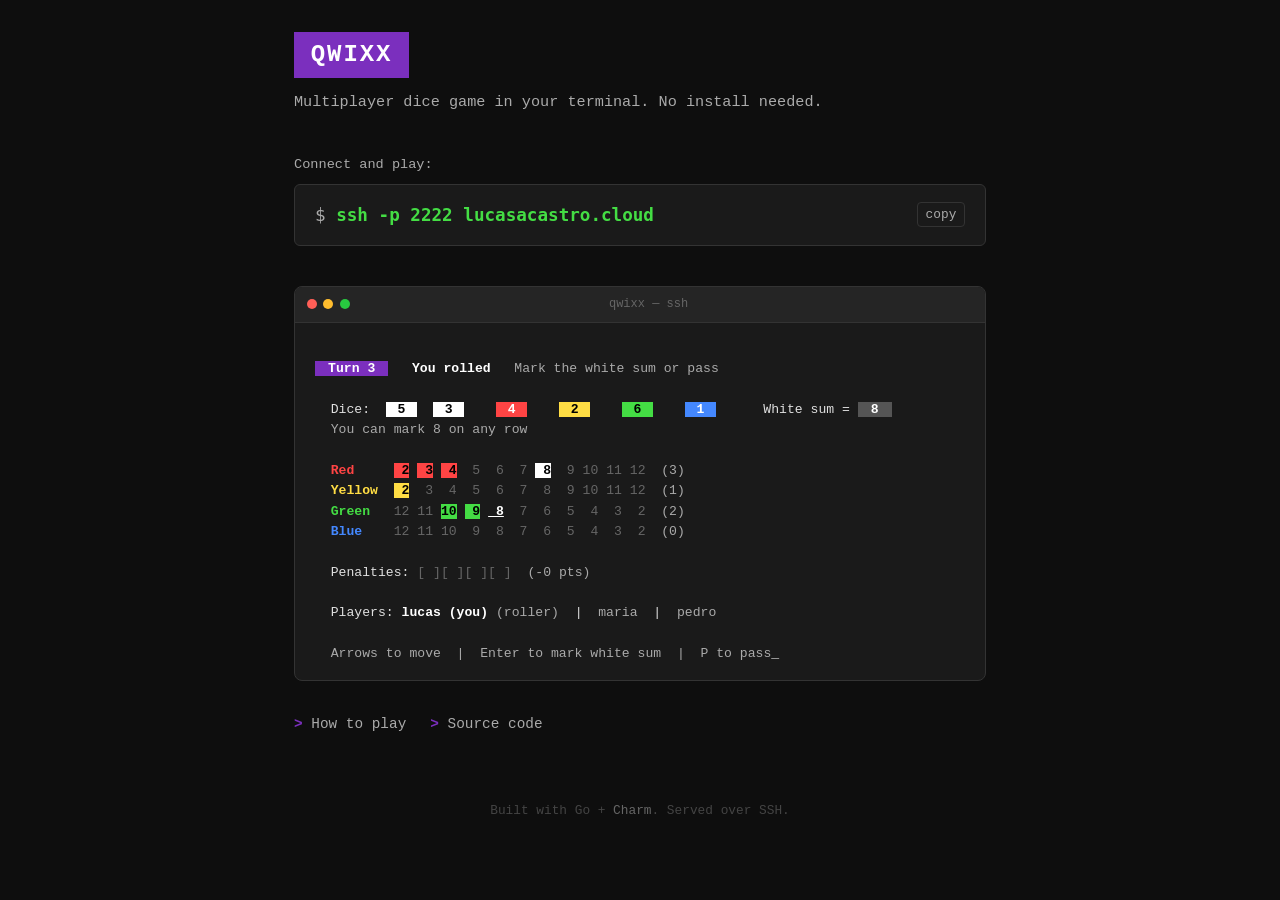
<file: docs/index.html>
<!DOCTYPE html>
<html lang="en">
<head>
  <meta charset="UTF-8">
  <meta name="viewport" content="width=device-width, initial-scale=1.0">
  <title>Qwixx — Multiplayer dice game in your terminal</title>
  <meta name="description" content="Play the classic Qwixx dice game with friends, right in your terminal over SSH. No installation needed.">
  <link rel="stylesheet" href="styles.css">
</head>
<body>
  <div class="page">

    <!-- Title -->
    <header>
      <span class="title-bar">QWIXX</span>
      <p class="tagline">Multiplayer dice game in your terminal. No install needed.</p>
    </header>

    <!-- SSH Command -->
    <section class="ssh-section">
      <div class="ssh-label">Connect and play:</div>
      <div class="ssh-box">
        <code class="ssh-command"><span class="prompt">$ </span>ssh -p 2222 lucasacastro.cloud</code>
        <button class="copy-btn" onclick="copySSH(this)">copy</button>
      </div>
    </section>

    <!-- Terminal Preview -->
    <div class="terminal">
      <div class="terminal-titlebar">
        <span class="terminal-dot red"></span>
        <span class="terminal-dot yellow"></span>
        <span class="terminal-dot green"></span>
        <span class="terminal-title">qwixx &mdash; ssh</span>
      </div>
      <div class="terminal-body">
<span class="t-title"> Turn 3 </span>  <span class="t-highlight"> You rolled </span>  <span class="t-sub">Mark the white sum or pass</span>

  Dice:  <span class="die-white"> 5 </span>  <span class="die-white"> 3 </span>    <span class="die-red"> 4 </span>    <span class="die-yellow"> 2 </span>    <span class="die-green"> 6 </span>    <span class="die-blue"> 1 </span>      White sum = <span class="white-sum"> 8 </span>
  <span class="t-sub">You can mark 8 on any row</span>

  <span class="row-red">Red   </span>  <span class="marked-red"> 2</span> <span class="marked-red"> 3</span> <span class="marked-red"> 4</span> <span class="t-dim"> 5</span> <span class="t-dim"> 6</span> <span class="t-dim"> 7</span> <span class="cursor-valid"> 8</span> <span class="t-dim"> 9</span> <span class="t-dim">10</span> <span class="t-dim">11</span> <span class="t-dim">12</span>  <span class="t-sub">(3)</span>
  <span class="row-yellow">Yellow</span>  <span class="marked-yellow"> 2</span> <span class="t-dim"> 3</span> <span class="t-dim"> 4</span> <span class="t-dim"> 5</span> <span class="t-dim"> 6</span> <span class="t-dim"> 7</span> <span class="t-dim"> 8</span> <span class="t-dim"> 9</span> <span class="t-dim">10</span> <span class="t-dim">11</span> <span class="t-dim">12</span>  <span class="t-sub">(1)</span>
  <span class="row-green">Green </span>  <span class="t-dim">12</span> <span class="t-dim">11</span> <span class="marked-green">10</span> <span class="marked-green"> 9</span> <span class="valid-move"> 8</span> <span class="t-dim"> 7</span> <span class="t-dim"> 6</span> <span class="t-dim"> 5</span> <span class="t-dim"> 4</span> <span class="t-dim"> 3</span> <span class="t-dim"> 2</span>  <span class="t-sub">(2)</span>
  <span class="row-blue">Blue  </span>  <span class="t-dim">12</span> <span class="t-dim">11</span> <span class="t-dim">10</span> <span class="t-dim"> 9</span> <span class="t-dim"> 8</span> <span class="t-dim"> 7</span> <span class="t-dim"> 6</span> <span class="t-dim"> 5</span> <span class="t-dim"> 4</span> <span class="t-dim"> 3</span> <span class="t-dim"> 2</span>  <span class="t-sub">(0)</span>

  Penalties: <span class="penalty-empty">[ ]</span><span class="penalty-empty">[ ]</span><span class="penalty-empty">[ ]</span><span class="penalty-empty">[ ]</span>  <span class="t-sub">(-0 pts)</span>

  Players: <span class="t-highlight">lucas (you)</span> <span class="t-sub">(roller)</span>  |  <span class="t-sub">maria</span>  |  <span class="t-sub">pedro</span>

  <span class="t-sub">Arrows to move  |  Enter to mark white sum  |  P to pass</span><span class="blink">_</span></div>
    </div>

    <!-- Navigation -->
    <nav class="nav">
      <a href="how-to-play.html"><span class="arrow">&gt;</span> How to play</a>
      <a href="https://github.com/lucasamonrc/terminal-qwixx"><span class="arrow">&gt;</span> Source code</a>
    </nav>

    <!-- Footer -->
    <footer class="footer">
      Built with Go + <a href="https://charm.sh">Charm</a>. Served over SSH.
    </footer>

  </div>

  <script>
    function copySSH(btn) {
      navigator.clipboard.writeText("ssh -p 2222 lucasacastro.cloud").then(function() {
        btn.textContent = "copied!";
        btn.classList.add("copied");
        setTimeout(function() {
          btn.textContent = "copy";
          btn.classList.remove("copied");
        }, 2000);
      });
    }
  </script>
</body>
</html>
</file>
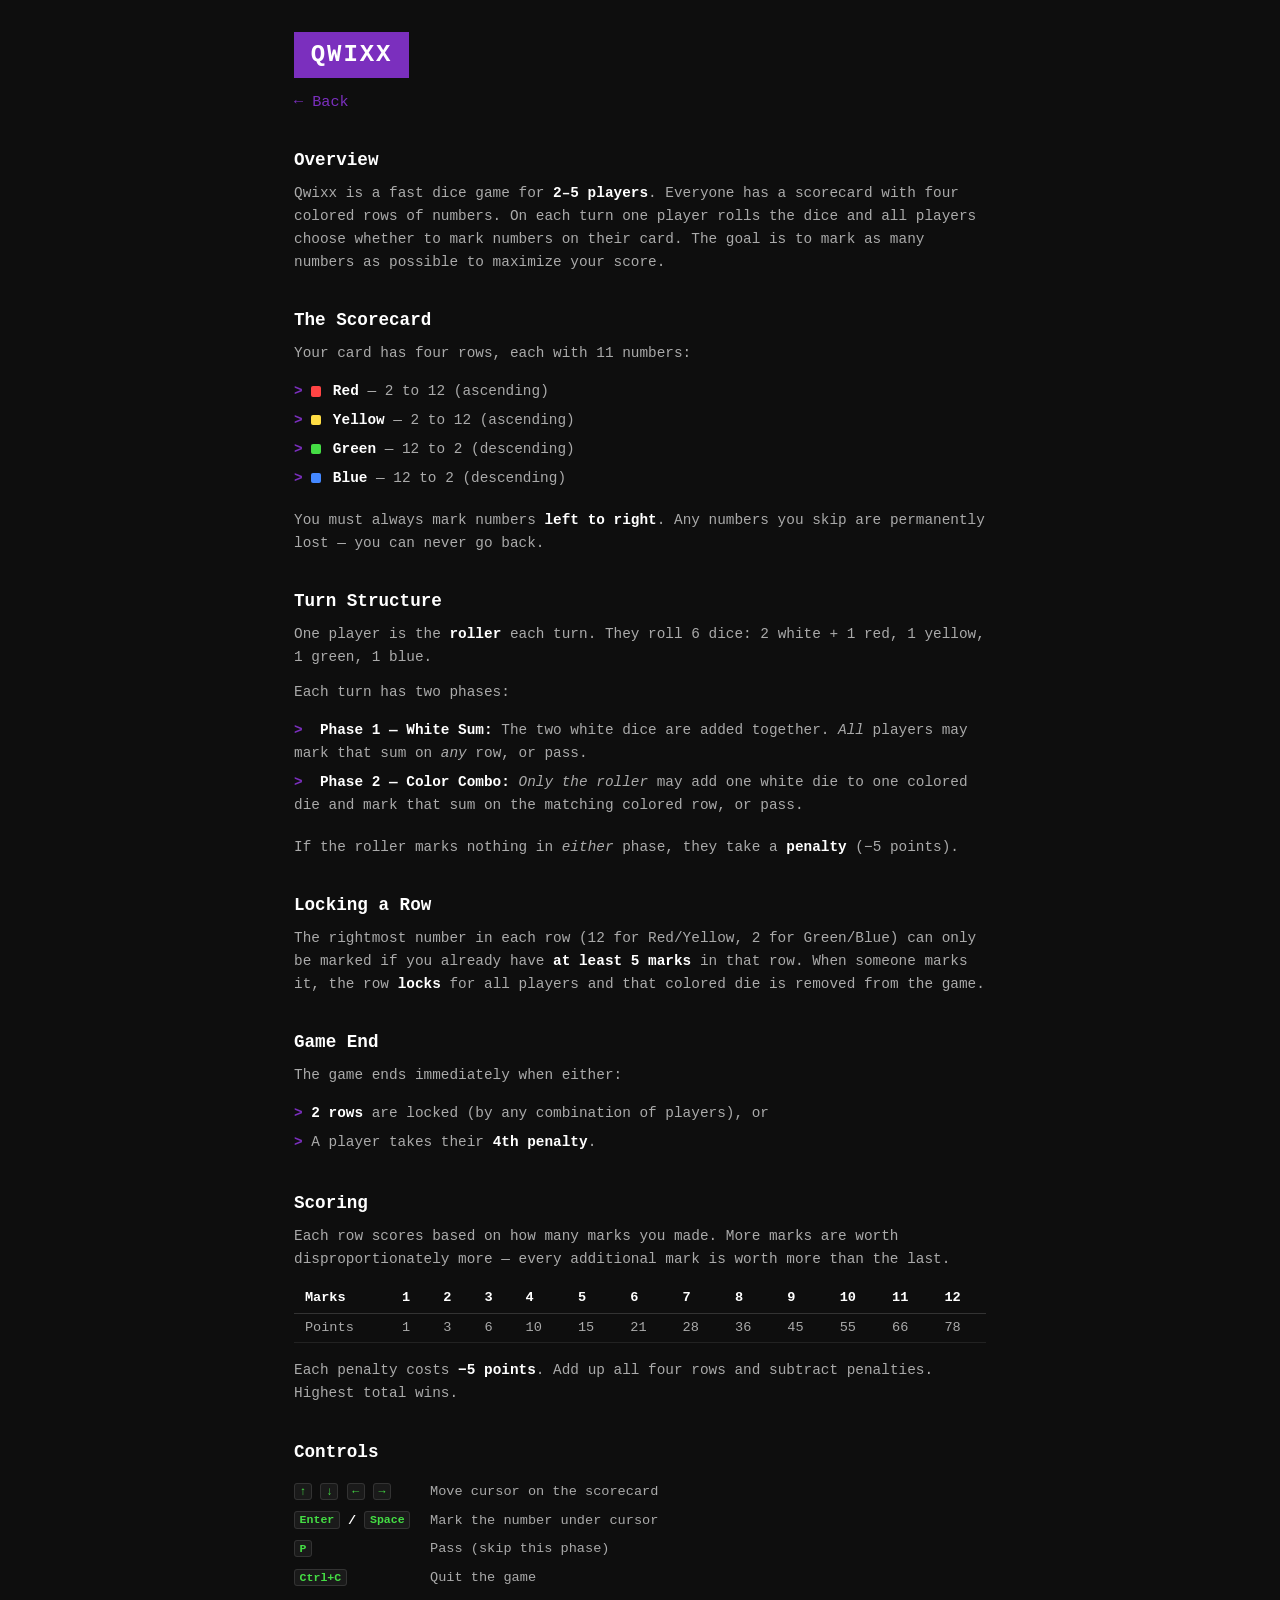
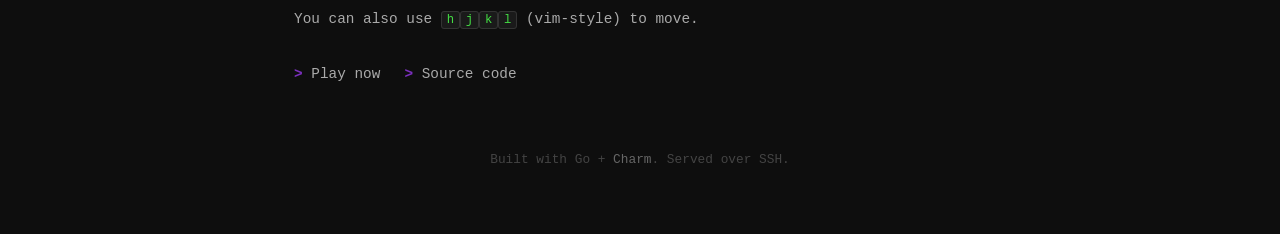
<file: docs/how-to-play.html>
<!DOCTYPE html>
<html lang="en">
<head>
  <meta charset="UTF-8">
  <meta name="viewport" content="width=device-width, initial-scale=1.0">
  <title>How to Play — Qwixx</title>
  <meta name="description" content="Learn how to play Qwixx, the fast-paced multiplayer dice game you play right in your terminal.">
  <link rel="stylesheet" href="styles.css">
</head>
<body>
  <div class="page">

    <!-- Title -->
    <header>
      <a href="index.html" style="text-decoration: none;"><span class="title-bar">QWIXX</span></a>
      <p class="tagline"><a href="index.html">&larr; Back</a></p>
    </header>

    <!-- Rules -->
    <section class="rules" style="margin-top: 2rem;">

      <h2>Overview</h2>
      <p>
        Qwixx is a fast dice game for <strong>2&ndash;5 players</strong>.
        Everyone has a scorecard with four colored rows of numbers.
        On each turn one player rolls the dice and all players choose whether to mark numbers on their card.
        The goal is to mark as many numbers as possible to maximize your score.
      </p>

      <h2>The Scorecard</h2>
      <p>Your card has four rows, each with 11 numbers:</p>
      <ul>
        <li><span class="color-dot" style="background: var(--red);"></span> <strong>Red</strong> &mdash; 2 to 12 (ascending)</li>
        <li><span class="color-dot" style="background: var(--yellow);"></span> <strong>Yellow</strong> &mdash; 2 to 12 (ascending)</li>
        <li><span class="color-dot" style="background: var(--green);"></span> <strong>Green</strong> &mdash; 12 to 2 (descending)</li>
        <li><span class="color-dot" style="background: var(--blue);"></span> <strong>Blue</strong> &mdash; 12 to 2 (descending)</li>
      </ul>
      <p>
        You must always mark numbers <strong>left to right</strong>.
        Any numbers you skip are permanently lost &mdash; you can never go back.
      </p>

      <h2>Turn Structure</h2>
      <p>
        One player is the <strong>roller</strong> each turn. They roll 6 dice:
        2 white + 1 red, 1 yellow, 1 green, 1 blue.
      </p>
      <p>Each turn has two phases:</p>
      <ul>
        <li>
          <strong>Phase 1 &mdash; White Sum:</strong>
          The two white dice are added together. <em>All</em> players may mark that sum on <em>any</em> row, or pass.
        </li>
        <li>
          <strong>Phase 2 &mdash; Color Combo:</strong>
          <em>Only the roller</em> may add one white die to one colored die and mark that sum on the matching colored row, or pass.
        </li>
      </ul>
      <p>
        If the roller marks nothing in <em>either</em> phase, they take a <strong>penalty</strong> (&minus;5 points).
      </p>

      <h2>Locking a Row</h2>
      <p>
        The rightmost number in each row (12 for Red/Yellow, 2 for Green/Blue) can only be marked
        if you already have <strong>at least 5 marks</strong> in that row.
        When someone marks it, the row <strong>locks</strong> for all players and that colored die is removed from the game.
      </p>

      <h2>Game End</h2>
      <p>The game ends immediately when either:</p>
      <ul>
        <li><strong>2 rows</strong> are locked (by any combination of players), or</li>
        <li>A player takes their <strong>4th penalty</strong>.</li>
      </ul>

      <h2>Scoring</h2>
      <p>
        Each row scores based on how many marks you made.
        More marks are worth disproportionately more &mdash; every additional mark is worth more than the last.
      </p>
      <table class="score-table">
        <tr>
          <th>Marks</th>
          <th>1</th><th>2</th><th>3</th><th>4</th><th>5</th>
          <th>6</th><th>7</th><th>8</th><th>9</th><th>10</th><th>11</th><th>12</th>
        </tr>
        <tr>
          <td>Points</td>
          <td>1</td><td>3</td><td>6</td><td>10</td><td>15</td>
          <td>21</td><td>28</td><td>36</td><td>45</td><td>55</td><td>66</td><td>78</td>
        </tr>
      </table>
      <p>
        Each penalty costs <strong>&minus;5 points</strong>.
        Add up all four rows and subtract penalties. Highest total wins.
      </p>

      <h2>Controls</h2>
      <table class="controls-table">
        <tr><td><code>&uarr;</code> <code>&darr;</code> <code>&larr;</code> <code>&rarr;</code></td><td>Move cursor on the scorecard</td></tr>
        <tr><td><code>Enter</code> / <code>Space</code></td><td>Mark the number under cursor</td></tr>
        <tr><td><code>P</code></td><td>Pass (skip this phase)</td></tr>
        <tr><td><code>Ctrl+C</code></td><td>Quit the game</td></tr>
      </table>
      <p>You can also use <code>h</code><code>j</code><code>k</code><code>l</code> (vim-style) to move.</p>

    </section>

    <!-- Navigation -->
    <nav class="nav">
      <a href="index.html"><span class="arrow">&gt;</span> Play now</a>
      <a href="https://github.com/lucasacastro/qwixx"><span class="arrow">&gt;</span> Source code</a>
    </nav>

    <!-- Footer -->
    <footer class="footer">
      Built with Go + <a href="https://charm.sh">Charm</a>. Served over SSH.
    </footer>

  </div>
</body>
</html>
</file>
<file: docs/styles.css>
/* ── Qwixx Terminal Aesthetic ─────────────────────────────────── */

:root {
  /* Game colors from tui/styles.go */
  --red: #FF4444;
  --yellow: #FFDD44;
  --green: #44DD44;
  --blue: #4488FF;
  --purple: #7B2FBE;

  /* UI palette */
  --bg: #0E0E0E;
  --bg-raised: #1A1A1A;
  --fg: #E0E0E0;
  --fg-bright: #FFFFFF;
  --dim: #666666;
  --subtitle: #AAAAAA;
  --locked: #444444;
  --border: #333333;

  /* Fonts */
  --mono: "SF Mono", "Cascadia Code", "Fira Code", "JetBrains Mono",
    ui-monospace, "Consolas", "Liberation Mono", monospace;
}

/* ── Reset & Base ────────────────────────────────────────────── */

*,
*::before,
*::after {
  margin: 0;
  padding: 0;
  box-sizing: border-box;
}

html {
  font-size: 16px;
  -webkit-text-size-adjust: 100%;
}

body {
  font-family: var(--mono);
  background: var(--bg);
  color: var(--fg);
  line-height: 1.6;
  min-height: 100vh;
  display: flex;
  flex-direction: column;
  align-items: center;
}

a {
  color: var(--purple);
  text-decoration: none;
  transition: color 0.15s;
}

a:hover {
  color: #9b5fe0;
  text-decoration: underline;
}

/* ── Layout ──────────────────────────────────────────────────── */

.page {
  width: 100%;
  max-width: 740px;
  padding: 2rem 1.5rem;
  flex: 1;
}

/* ── Title Bar ───────────────────────────────────────────────── */

.title-bar {
  display: inline-block;
  background: var(--purple);
  color: var(--fg-bright);
  font-weight: 700;
  font-size: 1.5rem;
  padding: 0.15em 0.7em;
  letter-spacing: 0.08em;
}

.tagline {
  color: var(--subtitle);
  margin-top: 0.75rem;
  font-size: 0.95rem;
}

/* ── SSH Command Block ───────────────────────────────────────── */

.ssh-section {
  margin: 2.5rem 0;
}

.ssh-label {
  color: var(--subtitle);
  font-size: 0.85rem;
  margin-bottom: 0.5rem;
}

.ssh-box {
  position: relative;
  background: var(--bg-raised);
  border: 1px solid var(--border);
  border-radius: 6px;
  padding: 1rem 1.25rem;
  display: flex;
  align-items: center;
  justify-content: space-between;
  gap: 1rem;
}

.ssh-command {
  color: var(--green);
  font-size: 1.1rem;
  font-weight: 700;
  white-space: nowrap;
  overflow-x: auto;
}

.ssh-command .prompt {
  color: var(--subtitle);
  font-weight: 400;
  user-select: none;
}

.copy-btn {
  background: none;
  border: 1px solid var(--border);
  border-radius: 4px;
  color: var(--subtitle);
  font-family: var(--mono);
  font-size: 0.8rem;
  padding: 0.3em 0.6em;
  cursor: pointer;
  transition: all 0.15s;
  white-space: nowrap;
  flex-shrink: 0;
}

.copy-btn:hover {
  border-color: var(--purple);
  color: var(--fg-bright);
}

.copy-btn.copied {
  border-color: var(--green);
  color: var(--green);
}

/* ── Terminal Window ─────────────────────────────────────────── */

.terminal {
  background: var(--bg-raised);
  border: 1px solid var(--border);
  border-radius: 8px;
  overflow: hidden;
  margin: 2rem 0;
}

.terminal-titlebar {
  background: #252525;
  padding: 0.5rem 0.75rem;
  display: flex;
  align-items: center;
  gap: 0.4rem;
  border-bottom: 1px solid var(--border);
}

.terminal-dot {
  width: 10px;
  height: 10px;
  border-radius: 50%;
}

.terminal-dot.red { background: #FF5F57; }
.terminal-dot.yellow { background: #FFBD2E; }
.terminal-dot.green { background: #28C840; }

.terminal-title {
  flex: 1;
  text-align: center;
  color: var(--dim);
  font-size: 0.75rem;
  margin-right: 2rem; /* offset the dots for visual centering */
}

.terminal-body {
  padding: 1rem 1.25rem;
  font-size: 0.82rem;
  line-height: 1.55;
  overflow-x: auto;
  white-space: pre;
}

/* ── Board elements inside terminal ──────────────────────────── */

.t-title {
  background: var(--purple);
  color: var(--fg-bright);
  font-weight: 700;
  padding: 0 0.4em;
}

.t-highlight {
  color: var(--fg-bright);
  font-weight: 700;
}

.t-sub {
  color: var(--subtitle);
}

.t-dim {
  color: var(--dim);
}

/* Dice */
.die-white {
  background: var(--fg-bright);
  color: #000;
  font-weight: 700;
  padding: 0 0.3em;
}

.die-red {
  background: var(--red);
  color: var(--fg-bright);
  font-weight: 700;
  padding: 0 0.3em;
}

.die-yellow {
  background: var(--yellow);
  color: #000;
  font-weight: 700;
  padding: 0 0.3em;
}

.die-green {
  background: var(--green);
  color: #000;
  font-weight: 700;
  padding: 0 0.3em;
}

.die-blue {
  background: var(--blue);
  color: var(--fg-bright);
  font-weight: 700;
  padding: 0 0.3em;
}

.white-sum {
  background: #555;
  color: var(--fg-bright);
  font-weight: 700;
  padding: 0 0.4em;
}

/* Row labels */
.row-red { color: var(--red); font-weight: 700; }
.row-yellow { color: var(--yellow); font-weight: 700; }
.row-green { color: var(--green); font-weight: 700; }
.row-blue { color: var(--blue); font-weight: 700; }

/* Marked numbers */
.marked-red { background: var(--red); color: #000; font-weight: 700; }
.marked-yellow { background: var(--yellow); color: #000; font-weight: 700; }
.marked-green { background: var(--green); color: #000; font-weight: 700; }
.marked-blue { background: var(--blue); color: #000; font-weight: 700; }

/* Valid move */
.valid-move {
  color: var(--fg-bright);
  font-weight: 700;
  text-decoration: underline;
}

/* Cursor on valid move */
.cursor-valid {
  background: var(--fg-bright);
  color: #000;
  font-weight: 700;
}

/* Penalties */
.penalty-empty { color: var(--dim); }
.penalty-filled { color: var(--red); font-weight: 700; }

/* ── Nav Links ───────────────────────────────────────────────── */

.nav {
  margin: 2rem 0;
  display: flex;
  gap: 1.5rem;
  flex-wrap: wrap;
}

.nav a {
  color: var(--subtitle);
  font-size: 0.9rem;
}

.nav a:hover {
  color: var(--fg-bright);
}

.nav .arrow {
  color: var(--purple);
  font-weight: 700;
}

/* ── Footer ──────────────────────────────────────────────────── */

.footer {
  color: var(--locked);
  font-size: 0.8rem;
  padding: 2rem 0;
  text-align: center;
}

.footer a {
  color: var(--dim);
}

.footer a:hover {
  color: var(--subtitle);
}

/* ── How-to-Play page ────────────────────────────────────────── */

.rules h2 {
  color: var(--fg-bright);
  font-size: 1.1rem;
  margin-top: 2rem;
  margin-bottom: 0.5rem;
}

.rules h2:first-child {
  margin-top: 0;
}

.rules p {
  color: var(--subtitle);
  margin-bottom: 0.75rem;
  font-size: 0.9rem;
}

.rules ul {
  list-style: none;
  padding: 0;
  margin-bottom: 1rem;
}

.rules li {
  color: var(--subtitle);
  font-size: 0.9rem;
  padding: 0.2em 0;
}

.rules li::before {
  content: ">";
  color: var(--purple);
  font-weight: 700;
  margin-right: 0.6em;
}

.rules .color-dot {
  display: inline-block;
  width: 0.7em;
  height: 0.7em;
  border-radius: 2px;
  vertical-align: middle;
  margin-right: 0.2em;
}

.rules strong {
  color: var(--fg-bright);
  font-weight: 700;
}

.rules code {
  background: var(--bg-raised);
  border: 1px solid var(--border);
  border-radius: 3px;
  padding: 0.1em 0.4em;
  font-size: 0.85em;
  color: var(--green);
}

/* Scoring table */
.score-table {
  width: 100%;
  border-collapse: collapse;
  margin: 0.75rem 0 1rem;
  font-size: 0.85rem;
}

.score-table th {
  color: var(--fg-bright);
  font-weight: 700;
  text-align: left;
  padding: 0.3em 0.8em;
  border-bottom: 1px solid var(--border);
}

.score-table td {
  color: var(--subtitle);
  padding: 0.25em 0.8em;
  border-bottom: 1px solid #222;
}

.controls-table {
  width: 100%;
  border-collapse: collapse;
  margin: 0.75rem 0 1rem;
  font-size: 0.85rem;
}

.controls-table td {
  padding: 0.25em 0;
}

.controls-table td:first-child {
  color: var(--fg-bright);
  font-weight: 700;
  width: 10em;
}

.controls-table td:last-child {
  color: var(--subtitle);
}

/* ── Blinking cursor ─────────────────────────────────────────── */

@keyframes blink {
  0%, 100% { opacity: 1; }
  50% { opacity: 0; }
}

.blink {
  animation: blink 1s step-end infinite;
}

/* ── Responsive ──────────────────────────────────────────────── */

@media (max-width: 600px) {
  .page {
    padding: 1.25rem 1rem;
  }

  .terminal-body {
    font-size: 0.65rem;
    padding: 0.75rem;
  }

  .ssh-command {
    font-size: 0.9rem;
  }

  .title-bar {
    font-size: 1.2rem;
  }
}

@media (max-width: 420px) {
  .terminal-body {
    font-size: 0.55rem;
  }
}
</file>
